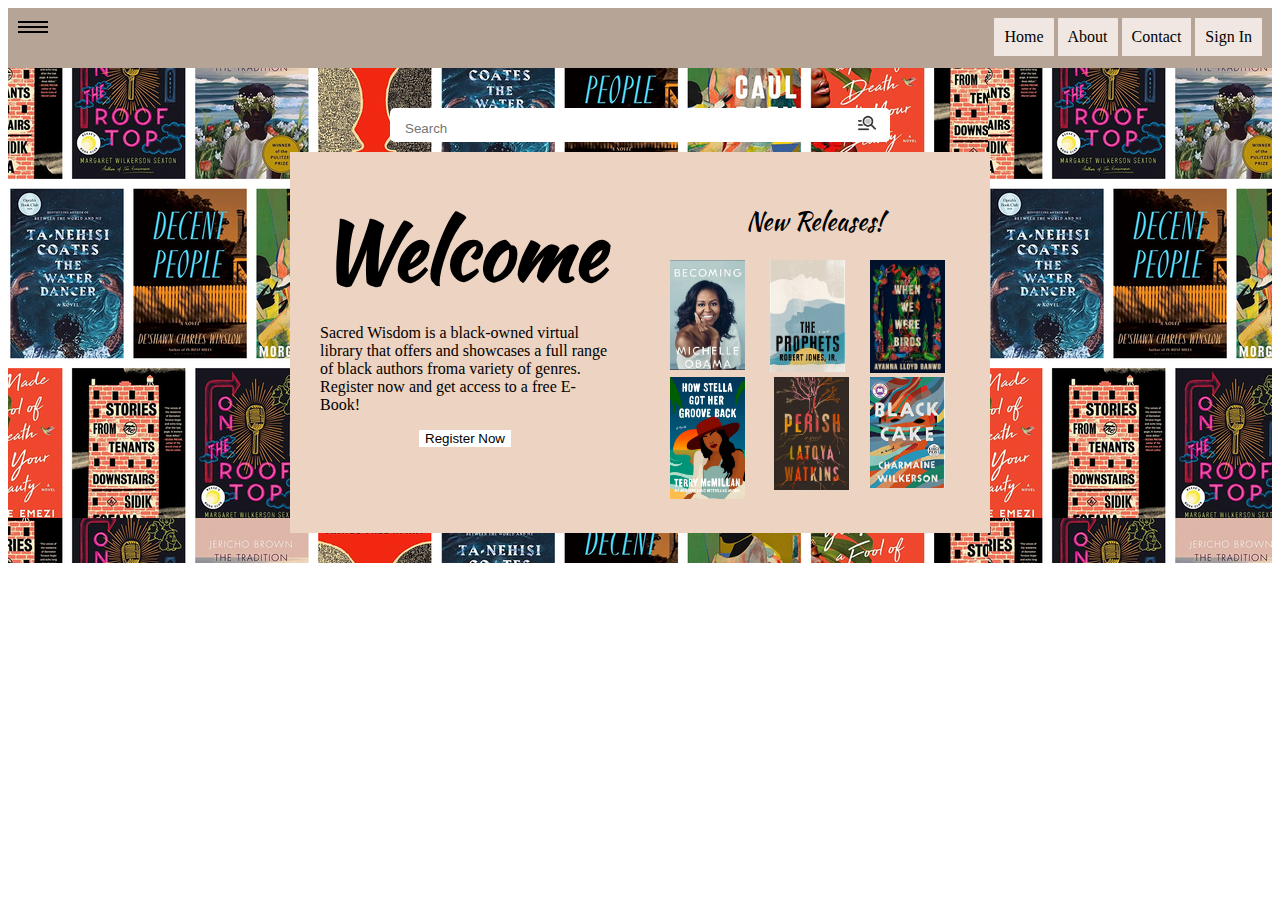
<file: index.html>
<!DOCTYPE html>
<html lang="en">
  <head>
    <meta charset="UTF-8" />
    <meta http-equiv="X-UA-Compatible" content="IE=edge" />
    <meta name="viewport" content="width=device-width, initial-scale=1.0" />
    <title>Welcome</title>
    <link rel="preconnect" href="https://fonts.googleapis.com" />
    <link rel="preconnect" href="https://fonts.gstatic.com" crossorigin />
    <link
      href="https://fonts.googleapis.com/css2?family=Kaushan+Script&display=swap"
      rel="stylesheet"
    />
    <link rel="stylesheet" href="style.css" />
  </head>
  <body>
    <nav>
      <div class="left">
        <div class="hb">
          <div></div>
          <div></div>
          <div></div>
        </div>
      </div>

      <div class="right">
        <a href="/index.html">Home</a>
        <a href="/about.html">About</a>
        <a href="/contact.html">Contact</a>
        <a href="/profile.html">Sign In</a>
      </div>
    </nav>
    <header>
      <div class="main-parent">
        <div>
          <div class="search">
            <input type="text" placeholder="Search" />
            <img src="./images/Magnifying glass search icon.png" alt="" />
          </div>
          <div class="main">
            <div class="left">
              <h1>Welcome</h1>
              <p>
                Sacred Wisdom is a black-owned virtual library that offers and
                showcases a full range of black authors froma variety of genres.
                Register now and get access to a free E-Book!
              </p>
              <div class="center"><button>Register Now</button></div>
            </div>
            <div class="right">
              <h2>New Releases!</h2>
              <div class="grid">
                <div>
                  <img
                    src="./images/Becoming book.jpg"
                    alt="Michelle Obama Autobiography Book"
                  />
                </div>
                <div>
                  <img
                    src="./images/The prophets.jpg"
                    alt="The Prophets book"
                  />
                </div>
                <div>
                  <img
                    src="./images/when we were birds books.jpg"
                    alt="Birds Book"
                  />
                </div>
                <div>
                <img
                  src="./images/how stella got her groove back.jpeg"
                  alt=" Stella Groove Book"
                />
                </div>
                <div>
                <img /> <img src="./images/perish book.jpg" alt="Perish Book" />
              </div>
              <div>
                <img src="./images/black cake book.png" alt="Black Cake" />
              </div>
            </div>
          </div>
        </div>
      </div>
    </header>
  </body>
</html>
</file>
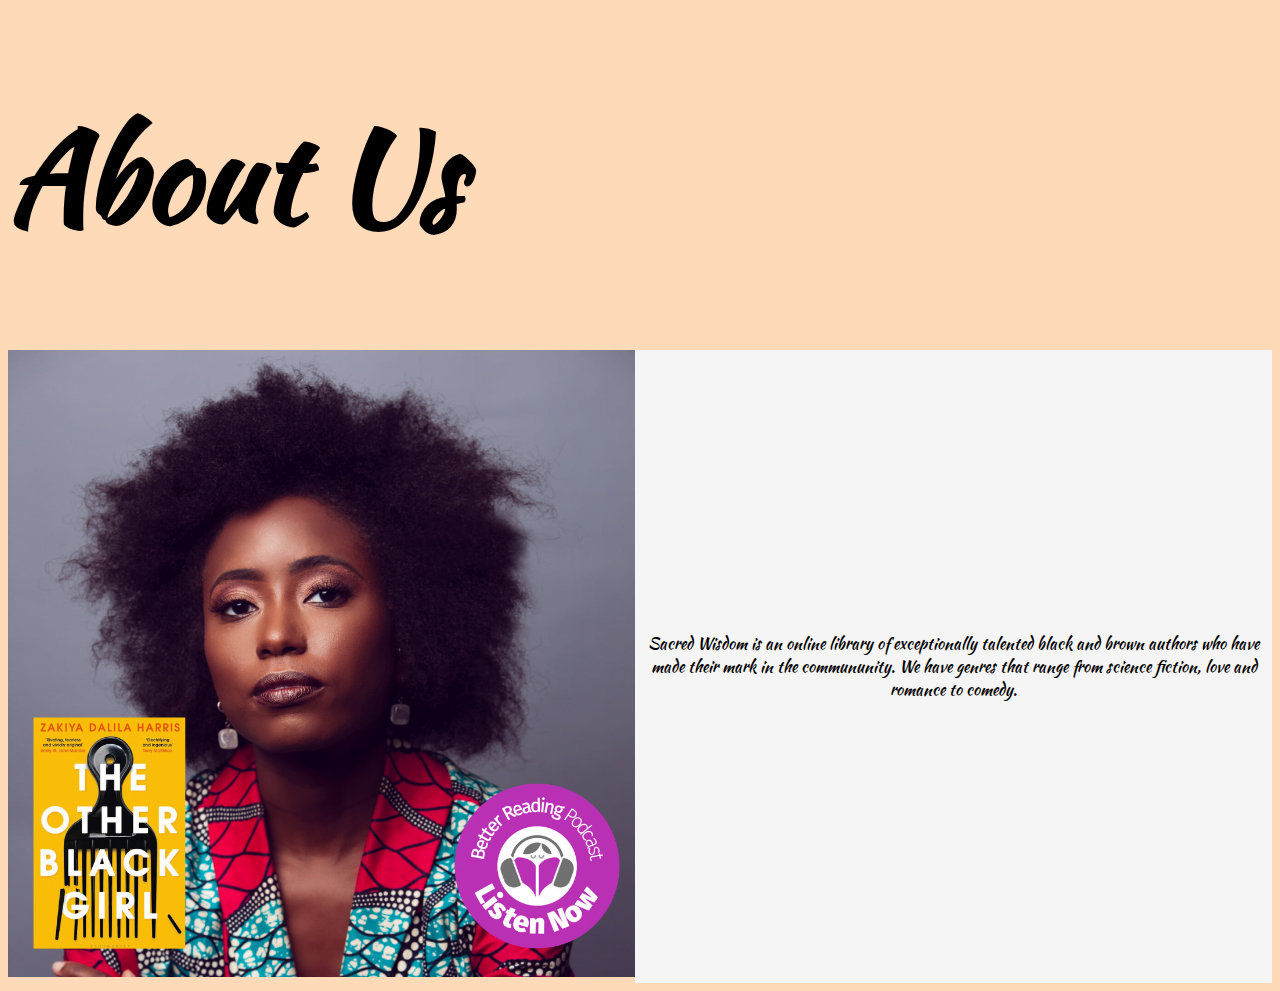
<file: about.html>
<!DOCTYPE html>
<html lang="en">
  <head>
    <meta charset="UTF-8" />
    <meta http-equiv="X-UA-Compatible" content="IE=edge" />
    <meta name="viewport" content="width=device-width, initial-scale=1.0" />
    <title>About</title>
    <link rel="preconnect" href="https://fonts.googleapis.com" />
    <link rel="preconnect" href="https://fonts.gstatic.com" crossorigin />
    <link
      href="https://fonts.googleapis.com/css2?family=Kaushan+Script&display=swap"
      rel="stylesheet"
    />
    <link
      href="https://fonts.googleapis.com/css2?family=Kaushan+Script&display=swap"
      rel="stylesheet"
    />
    <link rel="stylesheet" href="about.css" />
  </head>

  <body>
    <h1>About Us</h1>
    <div class="main">
      <div class="leftside">
        <img
          src="./images/About page picture.png"
          alt="Author Profile, The Other Black Girl Auther Zakiya Dalila Harris"
        />
      </div>
      <div class="rightside">
        <div>
          <p>
            Sacred Wisdom is an online library of exceptionally talented black
            and brown authors who have made their mark in the commununity. We
            have genres that range from science fiction, love and romance to
            comedy.
          </p>
        </div>
      </div>
    </div>
  </body>
</html>
</file>
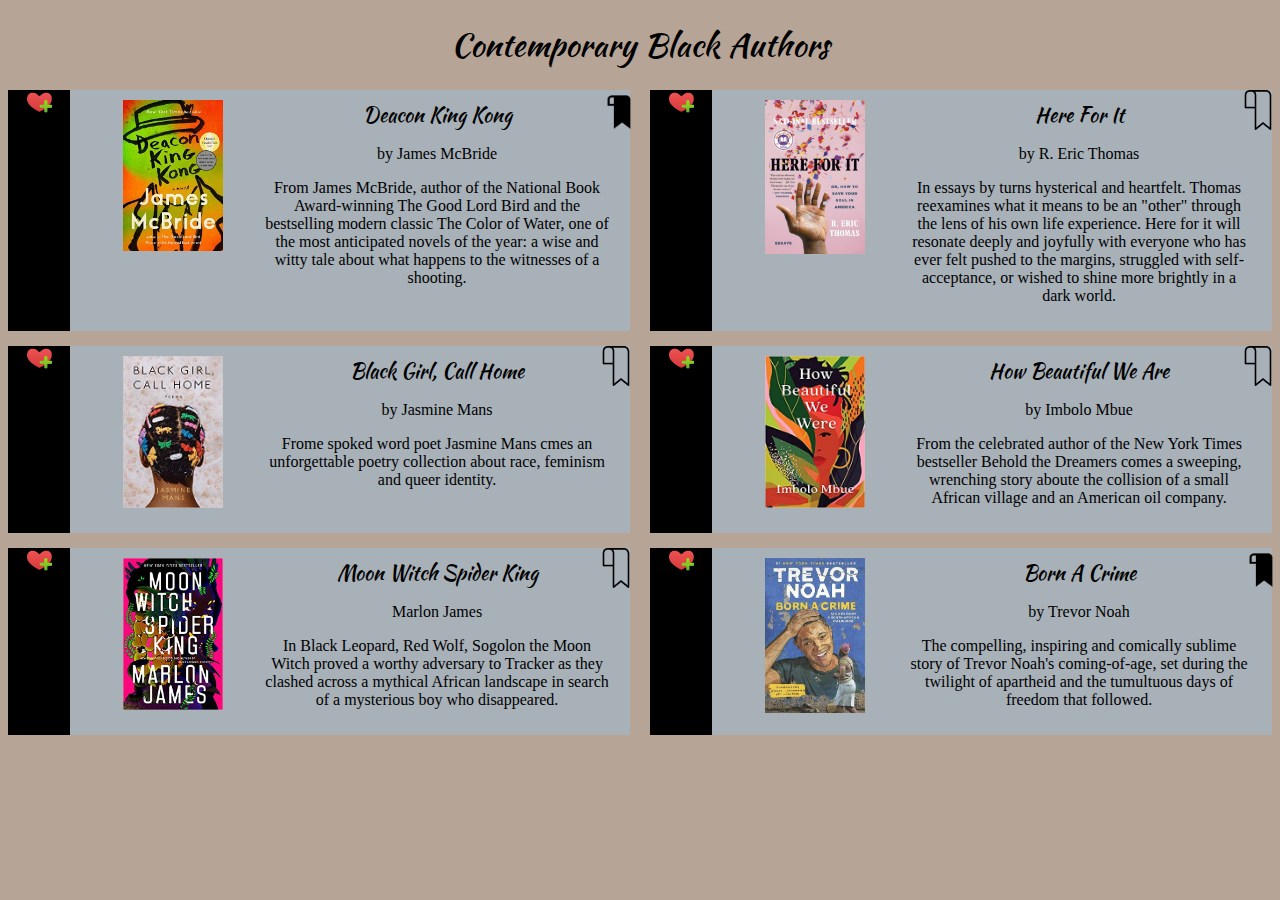
<file: booklist.html>
<!DOCTYPE html>
<html lang="en">
  <head>
    <meta charset="UTF-8" />
    <meta http-equiv="X-UA-Compatible" content="IE=edge" />
    <meta name="viewport" content="width=device-width, initial-scale=1.0" />
    <title>Book Listing Page</title>
    <link rel="preconnect" href="https://fonts.googleapis.com" />
    <link rel="preconnect" href="https://fonts.gstatic.com" crossorigin />
    <link
      href="https://fonts.googleapis.com/css2?family=Kaushan+Script&display=swap"
      rel="stylesheet"
    />
    <link rel="stylesheet" href="booklist.css" />
  </head>
  <body>
    <h1>Contemporary Black Authors</h1>

    <div class="row row1">
      <div class="card">
        <div class="left">
          <img src="./images/favorites-add-icon.png" alt="heart plus icon" />
        </div>
        <div class="right">
          <div class="rleft">
            <img
              src="./images/deacon king kong book.jpg"
              alt="Deacon King Kong by James McBride"
            />
          </div>
          <div class="r2right">
            <h1>Deacon King Kong</h1>
            <p>by James McBride</p>
            <p>From James McBride, author of the National Book Award-winning The Good Lord Bird and the bestselling modern classic The Color of Water, 
                one of the most anticipated novels of the year: a wise and witty tale about what happens to the witnesses of a shooting. </p>
          </div>
        </div>
        <div class="topright">
          <img src="./images/black bookmark icon.png" alt="Black Bookmark" />
        </div>
      </div>
      <div class="card">
        <div class="left">
          <img src="./images/favorites-add-icon.png" alt="heart plus icon" />
        </div>
        <div class="right">
          <div class="rleft">
            <img
              src="./images/Here_For_IT.jfif"
              alt="Here for it by R. Eric Thomas"
            />
          </div>
          <div class="r2right">
            <h1>Here For It</h1>
            <p>by R. Eric Thomas</p>
            <p>In essays by turns hysterical and heartfelt. Thomas reexamines what it means to be an "other" through the lens of his own life experience.
                Here for it will resonate deeply and joyfully with everyone who has ever felt pushed to the margins, struggled with self-acceptance, or wished to shine more brightly in a dark world.
            </p>
          </div>
        </div>
        <div class="topright white-bookmark">
          <img src="./images/white bookmark icon.jpg" alt="White Bookmark" />
        </div>
      </div>
    </div>

    <div class="row row2">
      <div class="card card-left">
        <div class="left">
          <img src="./images/favorites-add-icon.png" alt="heart plus icon" />
        </div>
        <div class="right">
          <div class="rleft">
            <img
              src="images/black girl call home book.jpg"
              alt="Black Girl Call Home book by Jasmine Mans"
            />
          </div>
          <div class="r2right">
            <h1>Black Girl, Call Home</h1>
            <p>by Jasmine Mans</p>
            <p>Frome spoked word poet Jasmine Mans cmes an unforgettable poetry collection about race, feminism and queer identity.</p>
          </div>
        </div>
        <div class="topright white-bookmark">
          <img src="./images/white bookmark icon.jpg" alt="Black Bookmark" />
        </div>
      </div>
      <div class="card card-right">
        <div class="left">
          <img src="./images/favorites-add-icon.png" alt="heart plus icon" />
        </div>
        <div class="right">
          <div class="rleft">
            <img
              src="./images/how beautiful we were book.jpg"
              alt="How Beautiful We Are book by Imbolo Mbue"
            />
          </div>
          <div class="r2right">
            <h1>How Beautiful We Are</h1>
            <p>by Imbolo Mbue</p>
            <p>From the celebrated author of the New York Times bestseller Behold the Dreamers comes a sweeping,
                wrenching story aboute the collision of a small African village and an American oil company.
            </p>
          </div>
        </div>
        <div class="topright white-bookmark">
          <img src="./images/white bookmark icon.jpg" alt="Black Bookmark" />
        </div>
      </div>
    </div>

    <div class="row row3">
      <div class="card">
        <div class="left">
          <img src="./images/favorites-add-icon.png" alt="heart plus icon" />
        </div>
        <div class="right">
          <div class="rleft">
            <img
              src="./images/moon witch spider king book.jpg"
              alt="Moon Witch Spider King book by Marlon James"
            />
          </div>
          <div class="r2right">
            <h1>Moon Witch Spider King</h1>
            <p>Marlon James</p>
            <p>In Black Leopard, Red Wolf, Sogolon the Moon Witch proved a worthy adversary to Tracker 
                as they clashed across a mythical African landscape in search of a mysterious boy who disappeared.</p>
          </div>
        </div>
        <div class="topright white-bookmark">
          <img src="./images/white bookmark icon.jpg" alt="Black Bookmark" />
        </div>
      </div>
      <div class="card">
        <div class="left">
          <img src="./images/favorites-add-icon.png" alt="heart plus icon" />
        </div>
        <div class="right">
          <div class="rleft">
            <img
              src="./images/born a crime book.jpeg"
              alt="Born A Crime Book by Trevor Noad "
            />
          </div>
          <div class="r2right">
            <h1>Born A Crime</h1>
            <p>by Trevor Noah</p>
            <p>The compelling, inspiring and comically sublime story of Trevor Noah's coming-of-age, 
                set during the twilight of apartheid and the tumultuous days of freedom that followed.</p>
          </div>
        </div>
        <div class="topright">
          <img src="./images/black bookmark icon.png" alt="Black Bookmark" />
        </div>
      </div>
    </div>

    
  </body>
</html>
</file>
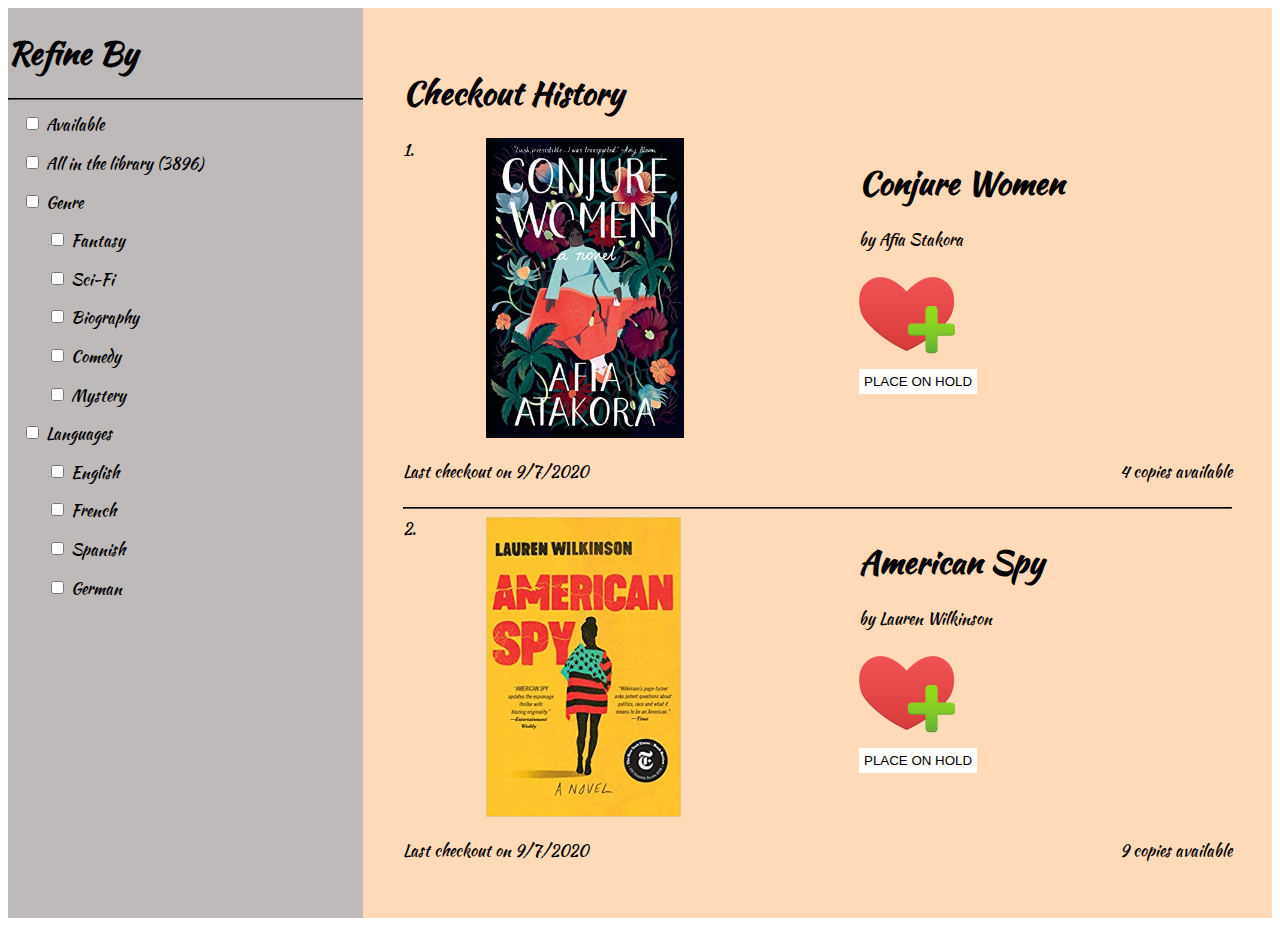
<file: checkout.html>
<!DOCTYPE html>
<html lang="en">
<head>
    <meta charset="UTF-8">
    <meta http-equiv="X-UA-Compatible" content="IE=edge">
    <meta name="viewport" content="width=device-width, initial-scale=1.0">
    <link rel="preconnect" href="https://fonts.googleapis.com" />
    <link rel="preconnect" href="https://fonts.gstatic.com" crossorigin />
    <link
      href="https://fonts.googleapis.com/css2?family=Kaushan+Script&display=swap"
      rel="stylesheet"
    />
    <link rel="stylesheet" href="checkout.css">
    <title>Checkout</title>
</head>
<body>
<div class="main"> 
    <div class="leftside"> 
        <h1>Refine By</h1>
        <hr>

        <form action="Search Filter">
            <fieldset>
                <input type="checkbox" name="Filter Check" id="">
                <label for="Available"> Available</label>
            </fieldset>

            <fieldset>
                <input type="checkbox" name="Filter Check" id="">
                <label for="Available">All in the library (3896)</label>
            </fieldset>

            <fieldset>
                <input type="checkbox" name="Genre" id="">
                <label for="Available">Genre<label>
            </fieldset>
            <div class="indent">
            <fieldset>
                <input type="checkbox" name="Genre Filter" id="">
                <label for="Available"> Fantasy</label>
            </fieldset>
            <fieldset>
                <input type="checkbox" name="Genre Filter" id="">
                <label for="Available">Sci-Fi</label>
            </fieldset>

            <fieldset>
                <input type="checkbox" name="Genre Filter" id="">
                <label for="Available"> Biography</label>
            </fieldset>

            <fieldset>
                <input type="checkbox" name="Genre Filter" id="">
                <label for="Available">Comedy</label>
            </fieldset>
            <fieldset>
                <input type="checkbox" name="Genre Filter" id="">
                <label for="Available"> Mystery</label>
            </fieldset>
        </div> 
            <fieldset>
                <input type="checkbox" name="Language Filter" id="">
                <label for="Available">Languages</label>
            </fieldset>

            <div class="indent"> 
            <fieldset>
                <input type="checkbox" name="Language Filter" id="">
                <label for="Available">English</label>
            </fieldset>
            <fieldset>
                <input type="checkbox" name="Language Filter" id="">
                <label for="Available"> French</label>
            </fieldset>
            <fieldset>
                <input type="checkbox" name="Language Filter" id="">
                <label for="Available"> Spanish</label>
            </fieldset>
            <fieldset>
                <input type="checkbox" name="Language Filter" id="">
                <label for="Available"> German</label>
            </fieldset>
        </div>
        </form>

    </div> 

    
    <div class="rightside"> <!-- rightside opening-->
        <h1>Checkout History</h1>
       
        <div class="rightside-top">
            <div class="row">
                    <div class="col1">
                        1.
                    </div>
                    <div class="col2">
                        <img class="book-img"  src="./images/conjure women book.jpg" alt="Book Title Conjure Woman by Afia Stakora">
                    </div>
                    <div class="col3">
                        <h1> Conjure Women </h1>
                        <p>by Afia Stakora</p>
                        <img class="heart-icon" src="./images/favorites-add-icon.png" alt="Heart Icon">
                        <div class="button">
                            <button>PLACE ON HOLD</button>
                        </div>
                    </div>
            </div>
            <div class="row space-between">
             
                <p>Last checkout on 9/7/2020</p> <p> 4 copies available</p>
              
            </div>
        </div> <!-- rightside TOP closing-->
 
        <div class="rightside-bottom">
            <div class="linerow"> <hr> </div>
            <div class="row">
                <div class="col1">
                    2.
                </div>
                <div class="col2">
                    <img class="book-img" src="./images/american spy book.jpg" alt="Book Title American Spy by Lauren Wilkinson">
        
                </div>
                <div class="col3">
                    <h1>American Spy </h1>
                    <p>by Lauren Wilkinson</p>
                    <img class="heart-icon" src="./images/favorites-add-icon.png" alt="Heart Icon">
                    <div class="button"><button>PLACE ON HOLD</button></div>
    
                </div>
            </div>
            <div class="row space-between">
                <p>Last checkout on 9/7/2020</p> <p>9 copies available</p>  
            </div>




           
    
        
    
    </div> <!-- rightside Bottom closing-->
       
    </div><!-- rightside closing-->
</div> <!-- main closing div -->
</body>
</html>
</file>
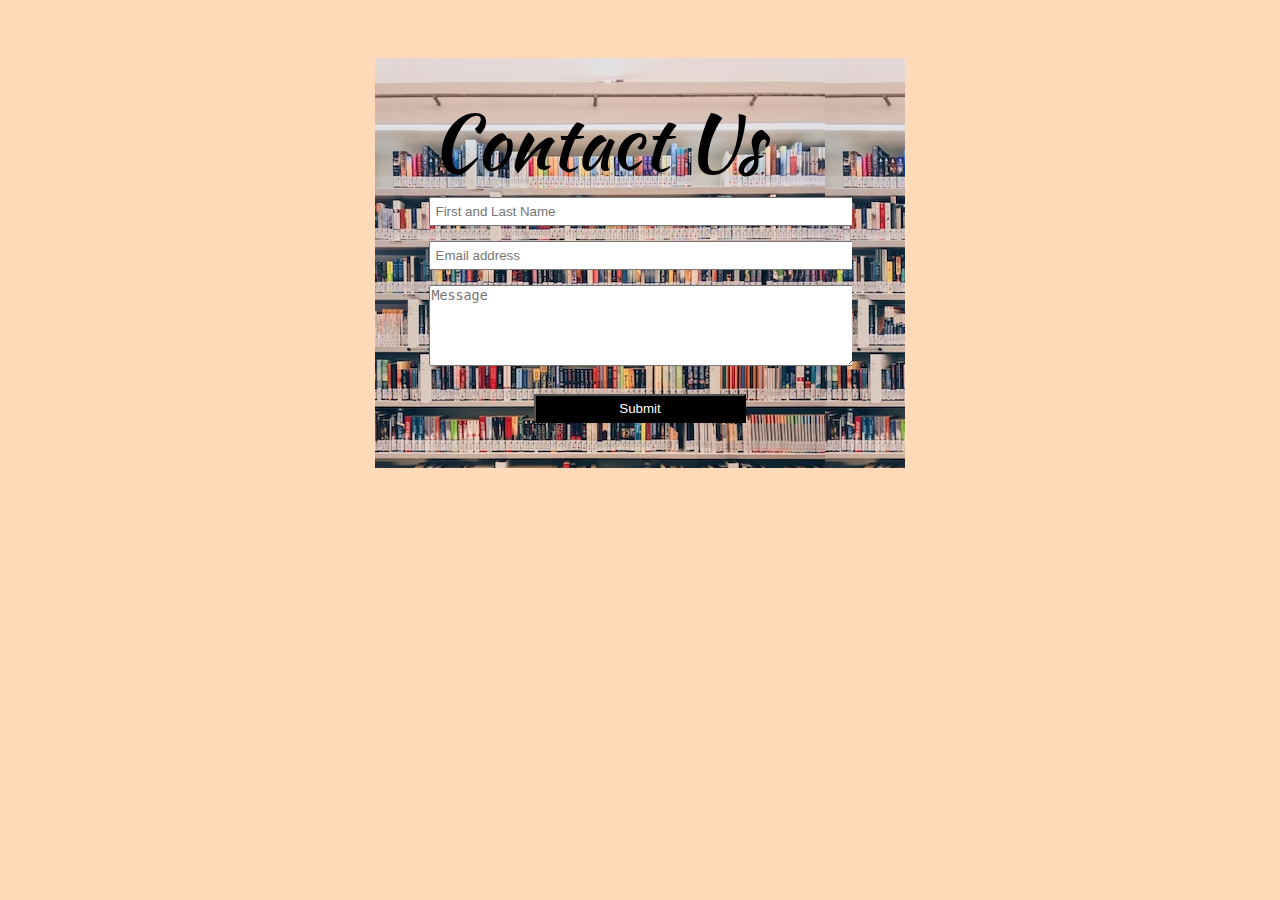
<file: contact.html>
<!DOCTYPE html>
<html lang="en">
  <head>
    <meta charset="UTF-8" />
    <meta http-equiv="X-UA-Compatible" content="IE=edge" />
    <meta name="viewport" content="width=device-width, initial-scale=1.0" />
    <title>Contact Us</title>
    <link rel="preconnect" href="https://fonts.googleapis.com" />
    <link rel="preconnect" href="https://fonts.gstatic.com" crossorigin />
    <link
      href="https://fonts.googleapis.com/css2?family=Kaushan+Script&display=swap"
      rel="stylesheet"
    />
    <link rel="stylesheet" href="contact.css" />
  </head>

  <body style="background-color: peachpuff">
    <div class="center">
      <div class="main" alt="Library Shelves image full of books ">
        <form>
          <legend>Contact Us</legend>
          <input
            type="text"
            name="Full Name"
            value=""
            placeholder="First and Last Name"
            required
          />
          <input
            type="text"
            Email="Email Address"
            value=""
            placeholder="Email address"
          />
          <textarea
            cols="50"
            rows="5"
            placeholder="Message"
            required
          ></textarea>

          <div class="center">
            <input class="submitbutton" type="submit" value="Submit" />
          </div>
        </form>
      </div>
    </div>
  </body>
</html>
</file>
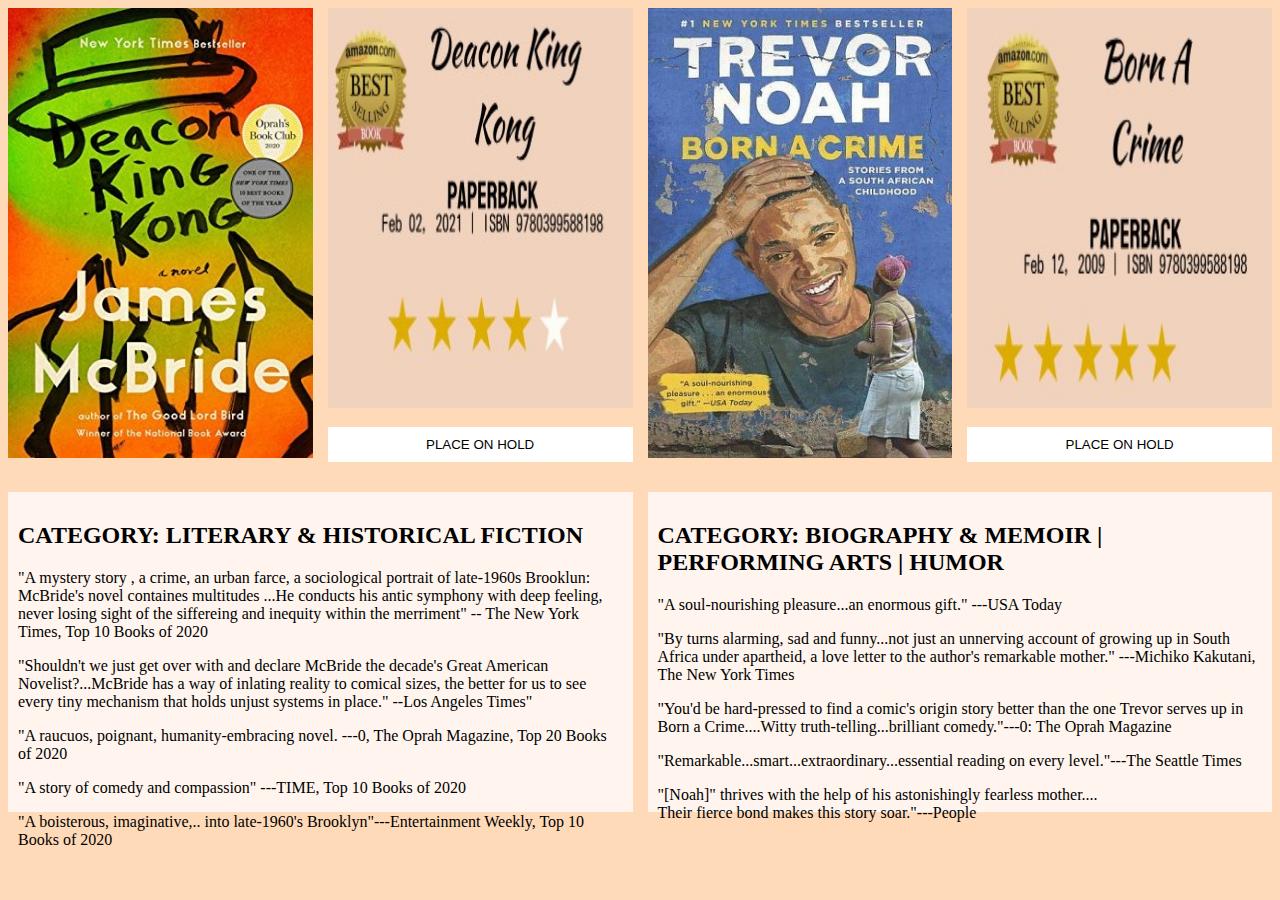
<file: descriptionpage.html>
<!DOCTYPE html>
<html lang="en">
  <head>
    <meta charset="UTF-8" />
    <meta http-equiv="X-UA-Compatible" content="IE=edge" />
    <meta name="viewport" content="width=device-width, initial-scale=1.0" />
    <link rel="stylesheet" href="descriptionpage.css" />
    <title>Description</title>
  </head>
  <body>
    <div class="everything-main">
      <div class="left">
        <div class="main">
          <div class="leftside">
            <img
              src="./images/deacon king kong book.jpg"
              alt="Deacon King Kong book by James McBride"
            />
          </div>
          <div class="rightside">
            <img
              src="./images/deacon king kong_Book_Ratings.jpg"
              alt="Book Ratings"
            />
            <button>PLACE ON HOLD</button>
          </div>
        </div>
        <div class="gray-box">
          <h2>CATEGORY: LITERARY & HISTORICAL FICTION</h2>

          <p>
            "A mystery story , a crime, an urban farce, a sociological portrait
            of late-1960s Brooklun: McBride's novel containes multitudes ...He
            conducts his antic symphony with deep feeling, never losing sight of
            the siffereing and inequity within the merriment" -- The New York
            Times, Top 10 Books of 2020
          </p>

          <p>
            "Shouldn't we just get over with and declare McBride the decade's
            Great American Novelist?...McBride has a way of inlating reality to
            comical sizes, the better for us to see every tiny mechanism that
            holds unjust systems in place." --Los Angeles Times"
          </p>

          <p>
            "A raucuos, poignant, humanity-embracing novel. ---0, The Oprah
            Magazine, Top 20 Books of 2020
          </p>
          <p>
            "A story of comedy and compassion" ---TIME, Top 10 Books of 2020
          </p>
          <p>
            "A boisterous, imaginative,.. into late-1960's
            Brooklyn"---Entertainment Weekly, Top 10 Books of 2020
          </p>
        </div>
      </div>
      <div class="right">
        <div class="main">
          <div class="leftside">
            <img
              src="./images/born a crime book.jpeg"
              alt="Born A Crime book by Trevor Noah"
            />
          </div>
          <div class="rightside">
            <img
              src="./images/born_crime_book_ratings.jpg"
              alt="Book Ratings"
            />
            <button>PLACE ON HOLD</button>
          </div>
        </div>
        <div class="gray-box">
          <h2>CATEGORY: BIOGRAPHY & MEMOIR | PERFORMING ARTS | HUMOR</h2>
          <p>"A soul-nourishing pleasure...an enormous gift." ---USA Today</p>
          <p></p>

          <p>
            "By turns alarming, sad and funny...not just an unnerving account of
            growing up in South Africa under apartheid, a love letter to the
            author's remarkable mother." ---Michiko Kakutani, The New York Times
          </p>
          <p>
            "You'd be hard-pressed to find a comic's origin story better than
            the one Trevor serves up in Born a Crime....Witty
            truth-telling...brilliant comedy."---0: The Oprah Magazine
          </p>

          <p>
            "Remarkable...smart...extraordinary...essential reading on every
            level."---The Seattle Times
          </p>

          <p>
            "[Noah]" thrives with the help of his astonishingly fearless
            mother....
            <br />
            Their fierce bond makes this story soar."---People
          </p>

          <br />
        </div>
      </div>
    </div>
  </body>
</html>
</file>
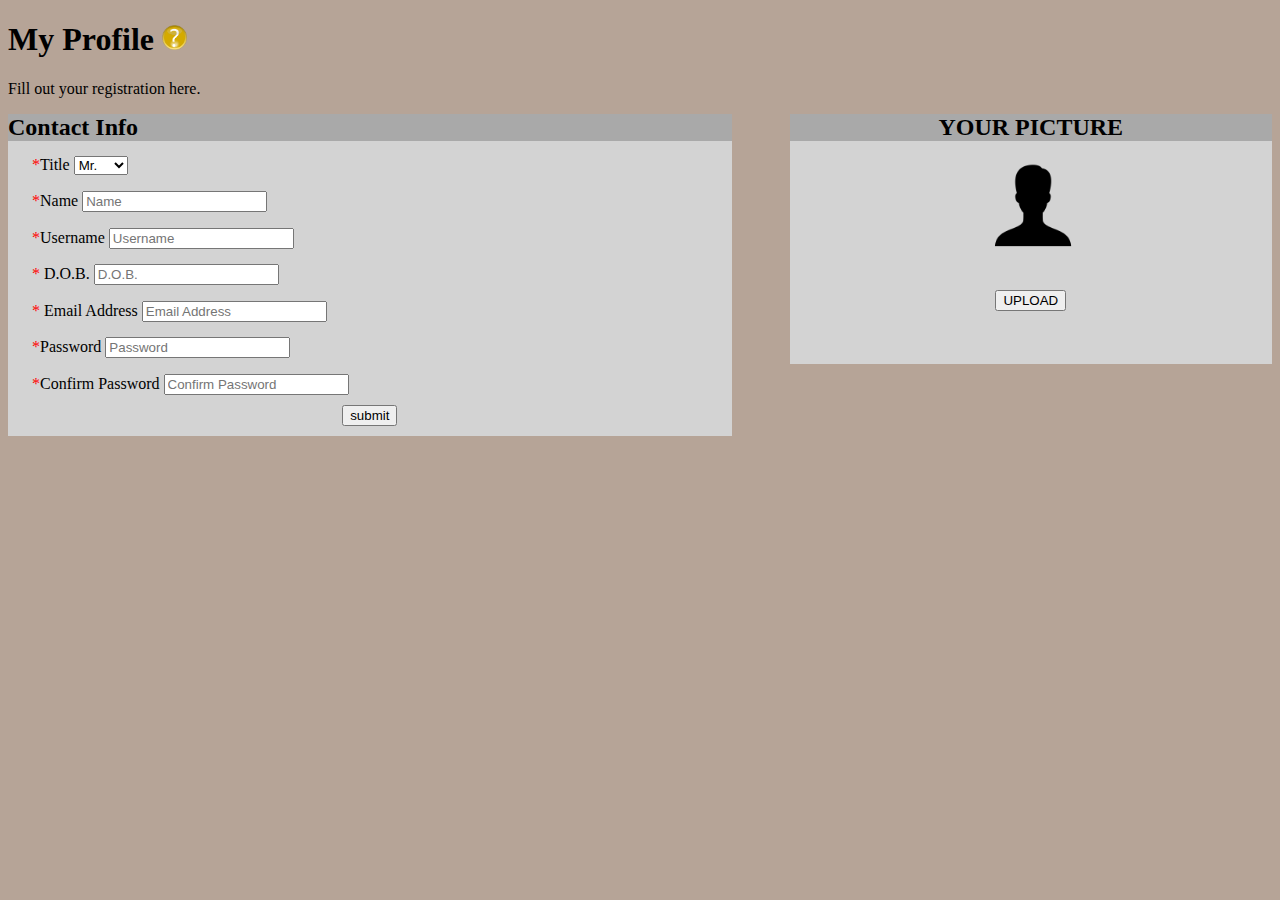
<file: profile.html>
<!DOCTYPE html>
<html lang="en">
  <head>
    <meta charset="UTF-8" />
    <meta http-equiv="X-UA-Compatible" content="IE=edge" />
    <meta name="viewport" content="width=device-width, initial-scale=1.0" />
    <link rel="stylesheet" href="profile.css" />
    <title>Profile</title>
  </head>
  <body>
    <div>
      <h1>
        My Profile
        <img
          class="question-mark"
          src="./images/gold question mark icon.png"
          alt="Gold Question Mark Icon"
        />
      </h1>

      <p>Fill out your registration here.</p>
    </div>
    <div class="main">
      <div class="leftside">
        <h2>Contact Info</h2>
        <div>
          <!--secondary main (for contact stuff) opening div-->
          <form action="Contact Info">
            <fieldset>
              <label for="">Title</label>
              <select name="Title List" id="">
                <option value="mr">Mr.</option>
                <option value="mr">Ms.</option>
                <option value="mr">Mrs.</option>
                <option value="mr">Miss.</option>
                <option value="mr">Dr.</option>
                <option value="mr">Esq.</option>
              </select>
            </fieldset>
            <fieldset>
              <label for="">Name</label>
              <input type="text" placeholder="Name" required />
            </fieldset>
            <fieldset>
              <label for="">Username</label>
              <input type="text" placeholder="Username" required />
            </fieldset>
            <fieldset>
              <label for="D.O.B."> D.O.B.</label>
              <input type="text" placeholder="D.O.B." required />
            </fieldset>

            <fieldset>
              <label for="Email Address"> Email Address</label>
              <input type="text" placeholder="Email Address" required />
            </fieldset>

            <fieldset>
              <label for="Password">Password</label>
              <input type="text" placeholder="Password" required />
            </fieldset>
            <fieldset>
              <label for="Confirm Password">Confirm Password</label>
              <input type="text" placeholder="Confirm Password" required />
            </fieldset>
            <div class="submitbutton">
              <input type="submit" value="submit" />
            </div>
          </form>
        </div>
        <!--secondary main (for contact stuff) closing div-->
      </div>
      <!-- closing left side-->
      <div class="rightside">
        <h2>YOUR PICTURE</h2>
        <div>
          <img src="./images/user icon.png" alt="User Icon Photo" />
        </div>
        <div>
          <!-- div for button-->

          <button>UPLOAD</button>
        </div>
        <!-- div close for button-->
      </div>
    </div>
    <!-- Closing Main Div-->
  </body>
</html>
</file>
<file: style.css>
* {
  box-sizing: border-box;
}

nav {
  height: 60px;
  background-color: #b6a497;
  display: flex;
  flex-direction: row;
  justify-content: space-between;
}

.hb {
  width: 50px;
  padding: 10px;
}
.hb div {
  border-bottom: solid 2px black;
  height: 5px;
}
/* .left {
} */

.right {
  padding: 10px;
}

.right a {
  display: inline-block;
  background-color: #f1e7e2;
  padding: 10px;
  color: black;
  text-decoration: none;
}

header {
  height: 100%;
  width: 100%;
  background-image: url("images/background.png");
  background-position: 0px -40px;
  padding: 30px;
}
.main-parent {
  display: flex;
  justify-content: center;
}
.main {
  background-color: #edd3c1;
  display: flex;
  flex-direction: row;
  max-width: 700px;
}

.main .left {
  width: 50%;
  padding: 30px;
}

.main .left button {
  background-color: white;
  border: none;
}
.main .left h1 {
  font-size: 80px;
  font-family: "Kaushan Script";
  font-weight: 600;
  margin-bottom: 0px;
  margin-top: 10px;
}
.main .right {
  width: 50%;
  padding: 30px;
}

.main .right h2 {
  font-size: 25px;
  font-family: "Kaushan Script";
  font-weight: 400;
  text-align: center;
}
.main .right .grid {
  display: grid;
  grid-template-columns: 100px 100px 100px;
}

.main .right img {
  max-width: 75px;
}

.search {
  text-align: center;
  background-color: white;
  max-width: 500px;
  margin: 10px auto;
  padding-bottom: 5px;
  border-radius: 5px;
}

.search input {
  width: 450px;
  border: none;
}

.search img {
  width: 20px;
  margin-top: 5px;
}

.center {
  display: flex;
  justify-content: center;
}

@media only screen and (max-width: 600px) {
  body {
    height: auto;

    display: block;
    margin: 0px;
  }
  nav {
    flex-direction: column;
    height: auto;
  }
  nav .right {
    display: flex;
    flex-direction: column;
    gap: 5px;
    text-align: center;
  }
  .main {
    flex-direction: column;
    max-width: 100%;
  }
  .main .left h1 {
    font-size: 35px;
    text-align: center;
  }
  .main .left,
  .main .right {
    padding: 5px;
    width: 100%;
  }
  header {
    padding: 5px;
    height: auto;
  }
  .search {
    display: flex;
    flex-direction: row;
  }
  .search input {
    width: 100%;
  }
  .grid {
    display: grid;
    grid-template-rows: 100px;
    gap: 5px;
  }
  .grid div {
    width: 49%;
    text-align: center;
  }
  .grid div img {
    text-align: center;
    margin: 0 auto;
  }
}
</file>
<file: about.css>
body {
  background-color: peachpuff;
  font-family: "Kaushan Script";
}

h1 {
  font-size: 125px;
}

.main {
  display: flex;
  flex-direction: row;
}

.leftside,
.rightside {
  width: 50%;
}

.leftside img {
  width: 100%;
}

.rightside {
  background-color: whitesmoke;
  padding: 5px;
  text-align: center;
  display: flex;
  align-items: center;
}

@media only screen and (max-width: 600px) {
  .main {
    flex-direction: column;
    max-width: 100%;
  }

  .main .leftside,
  .main .rightside {
    padding: 0px;
    width: 100%;
  }
  .main .leftside img {
    width: 100%;
  }
  h1 {
    text-align: center;
    font-size: 35px;
  }
}
</file>
<file: booklist.css>
body {
  background-color: #b6a497;
}

.row {
  display: flex;
  flex-direction: row;
  gap: 20px;
  margin-bottom: 15px;
}
img {
  width: 100px;
}
.card {
  width: 50%;
  display: flex;

  flex-direction: row;
  background-color: rgb(168, 176, 184);
  position: relative;
}
.card .left {
  width: 10%;
  background-color: black;
  text-align: center;
}

.card .left img {
  width: 25px;
}

.card .right {
  width: 85%;
  display: flex;
  flex-direction: row;
  background-color: rgb(168, 176, 184);
  padding: 10px;
}

.card .rleft {
  width: 35%;
  text-align: center;
}

.card .r2right {
  width: 65%;
}

.card .r2right h1 {
  font-family: "Kaushan Script";
  font-size: 20px;
  text-align: center;
  margin: 0px;
}
.card .r2right p {
  text-align: center;
}

.topright {
  position: absolute;
  top: -5px;
  right: -15px;
}

.topright img {
  width: 50px;
}
.topright.white-bookmark img {
  width: 40px;
}
.topright.white-bookmark {
  top: 0px;
  right: -6px;
}

h1 {
  font-family: "Kaushan Script";
  font-weight: 400;
  text-align: center;
}

@media only screen and (max-width: 600px) {
  .main {
    flex-direction: column;
    max-width: 100%;
  }

  .main .leftside,
  .main .rightside {
    padding: 0px;
    width: 100%;
  }
  .main .leftside img {
    width: 100%;
  }
  h1 {
    text-align: center;
    font-size: 35px;
  }

  .card {
    width: 100%;
  }

  .row {
    flex-direction: column;
  }
}
</file>
<file: checkout.css>
.leftside {
  background-color: #bfbaba;
  width: 30%;
}

.leftside fieldset {
  border: none;
}

.rightside {
  background-color: peachpuff;
  width: 70%;
  padding: 40px;
}

.rightside img.book-img {
  height: 300px;
}

.rightside-top {
  display: flex;
  flex-direction: column;
}

.leftside-top {
  height: 50%;
}
.heart-icon .button {
  width: 20px;
  height: auto;
}
.main,
.row {
  display: flex;
  flex-direction: row;
  font-family: "Kaushan Script";
}
.space-between {
  justify-content: space-between;
}
.col1 {
  width: 10%;
}
.col2 {
  width: 45%;
}
.col3 {
  width: 45%;
}

.indent {
  padding-left: 25px;
}

hr {
  border-color: black;
}

button {
  background-color: white;
  border: none;
  padding: 5px;
}

.linerow {
  padding: 0px;
}

@media only screen and (max-width: 600px) {
  .main {
    flex-direction: column;
    max-width: 100%;
  }
  .row {
    flex-wrap: wrap;
  }

  .main .leftside,
  .main .rightside {
    padding: 0px;
    width: 100%;
  }
  .main .leftside img {
    width: 100%;
  }
  h1,
  p {
    text-align: center;
    font-size: 25px;
  }
  .col1 {
    width: 10%;
  }
  .col2 {
    width: 90%;
    text-align: center;
  }
  .col3 {
    width: 100%;
    text-align: center;
  }
}
</file>
<file: contact.css>
.center {
  display: flex;
  justify-content: center;
}

.main {
  background-image: url("./images/Library\ picture.jpeg");
  font-size: 75px;
  font-family: "Kaushan Script";
  font-weight: 200;
  width: 500px;
  padding: 30px 15px;
  display: flex;
  justify-content: center;
}

.main .submitbutton {
  background-color: black;
  color: white;
  width: 50%;
}

input {
  display: block;
  margin-bottom: 15px;
  width: 100%;
  padding: 5px;
}

textarea {
  width: 100%;
}

form {
  padding: 0px;
  overflow: hidden;
}

body {
  padding-top: 50px;
}

@media only screen and (max-width: 600px) {
  body {
    padding-top: 0px;
  }
}
</file>
<file: descriptionpage.css>
body {
  background-color: peachpuff;
}

.main,
.everything-main {
  display: flex;
  flex-direction: row;
  gap: 15px;
}

.left,
.leftside,
.rightside,
.right {
  width: 50%;
}

.left img,
.right img {
  width: 100%;
}

.leftside > img {
  height: 450px;
}

.rightside > img {
  height: 400px;
}
.gray-box {
  background-color: seashell;
  padding: 10px;
  height: 300px;
}

button {
  background-color: white;
  border: none;
  padding: 10px;
}

.rightside {
  text-align: center;
  display: flex;
  flex-direction: column;
  justify-content: space-between;
}

.main {
  margin-bottom: 30px;
}

@media only screen and (max-width: 600px) {
  .main,
  .everything-main {
    flex-direction: column;
  }
  .rightside,
  .leftside,
  .left,
  .right {
    width: 100%;
  }
  .gray-box {
    height: auto;
  }
}
</file>
<file: profile.css>
body {
  background-color: #b6a497;
}

.main {
  display: flex;
  flex-direction: row;
}
.question-mark {
  width: 25px;
}

.leftside {
  width: 60%;

  padding: 0px 58px 15px 0px; /*top right bottom left*/
}
.leftside h2 {
  background-color: darkgrey;
  margin: 0px;
}
.leftside > div {
  /*The carrot means all first children that are div*/
  background-color: lightgrey;
  padding: 10px;
}

.rightside {
  width: 40%;
  background-color: lightgrey;
  text-align: center;
  height: 250px;
}
.rightside > div {
  background-color: lightgrey;
  padding: 15px;
}

.rightside h2 {
  background-color: darkgrey;
  margin: 0px;
}

.rightside img {
  width: 100px;
}

fieldset {
  border: none;
}

label:before {
  content: " *";
  color: red;
}

.submitbutton {
  text-align: center;
}

@media only screen and (max-width: 600px) {
  .main {
    display: flex;
    flex-direction: column;
    justify-content: center;
    align-items: center;
    width: 100%;
  }

  h1,
  p {
    text-align: center;
  }
}
</file>
